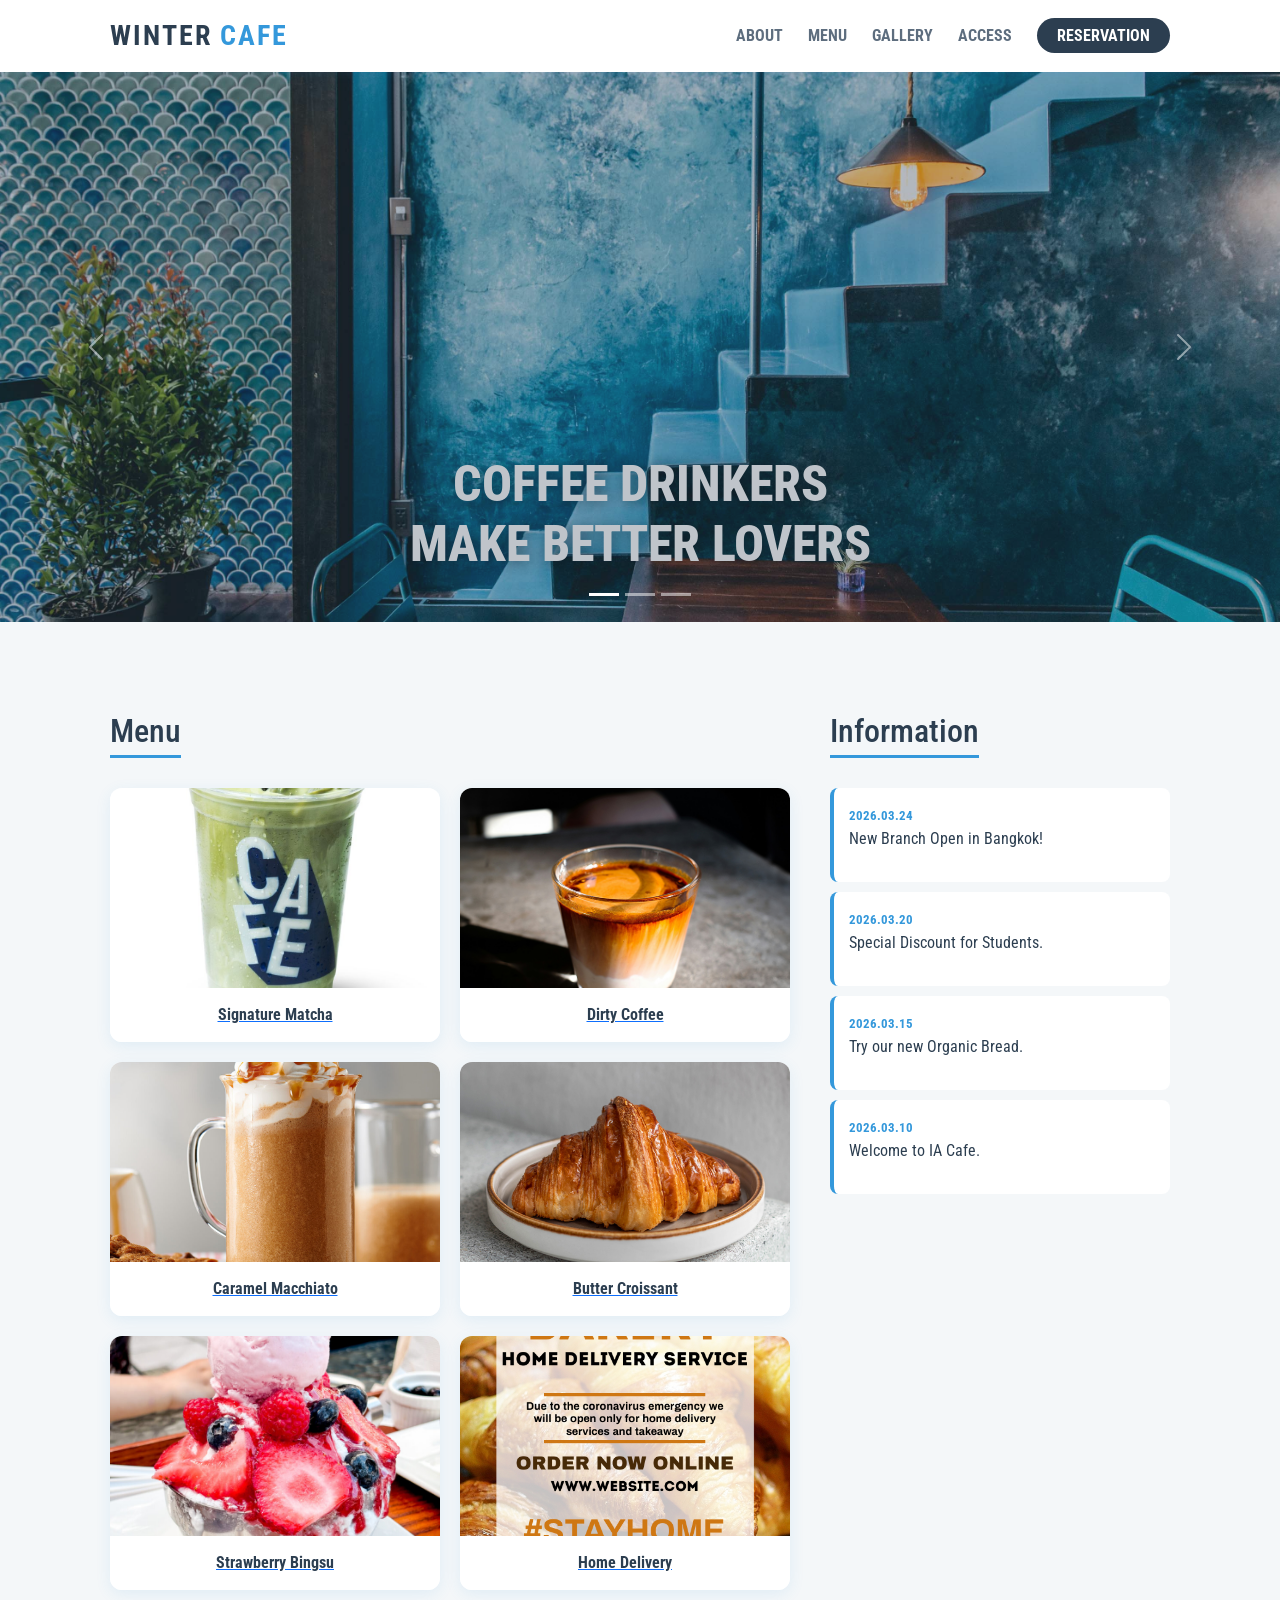
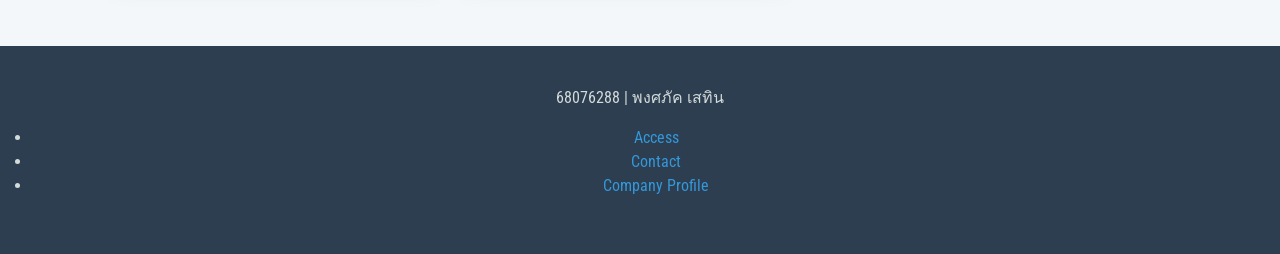
<file: index.html>
<!DOCTYPE html>
<html>
<head>
    <meta http-equiv="refresh" content="0; url=L10_68076288.html">
    
    <script type="text/javascript">
        window.location.href = "L10_68076288.html"
    </script>
    
    <title>Redirecting...</title>
</head>
<body>
    <p>ถ้าหน้าเว็บไม่เปลี่ยนไป กรุณาคลิก <a href="L10_68076288.html">ที่นี่</a></p>
</body>
</html>
</file>
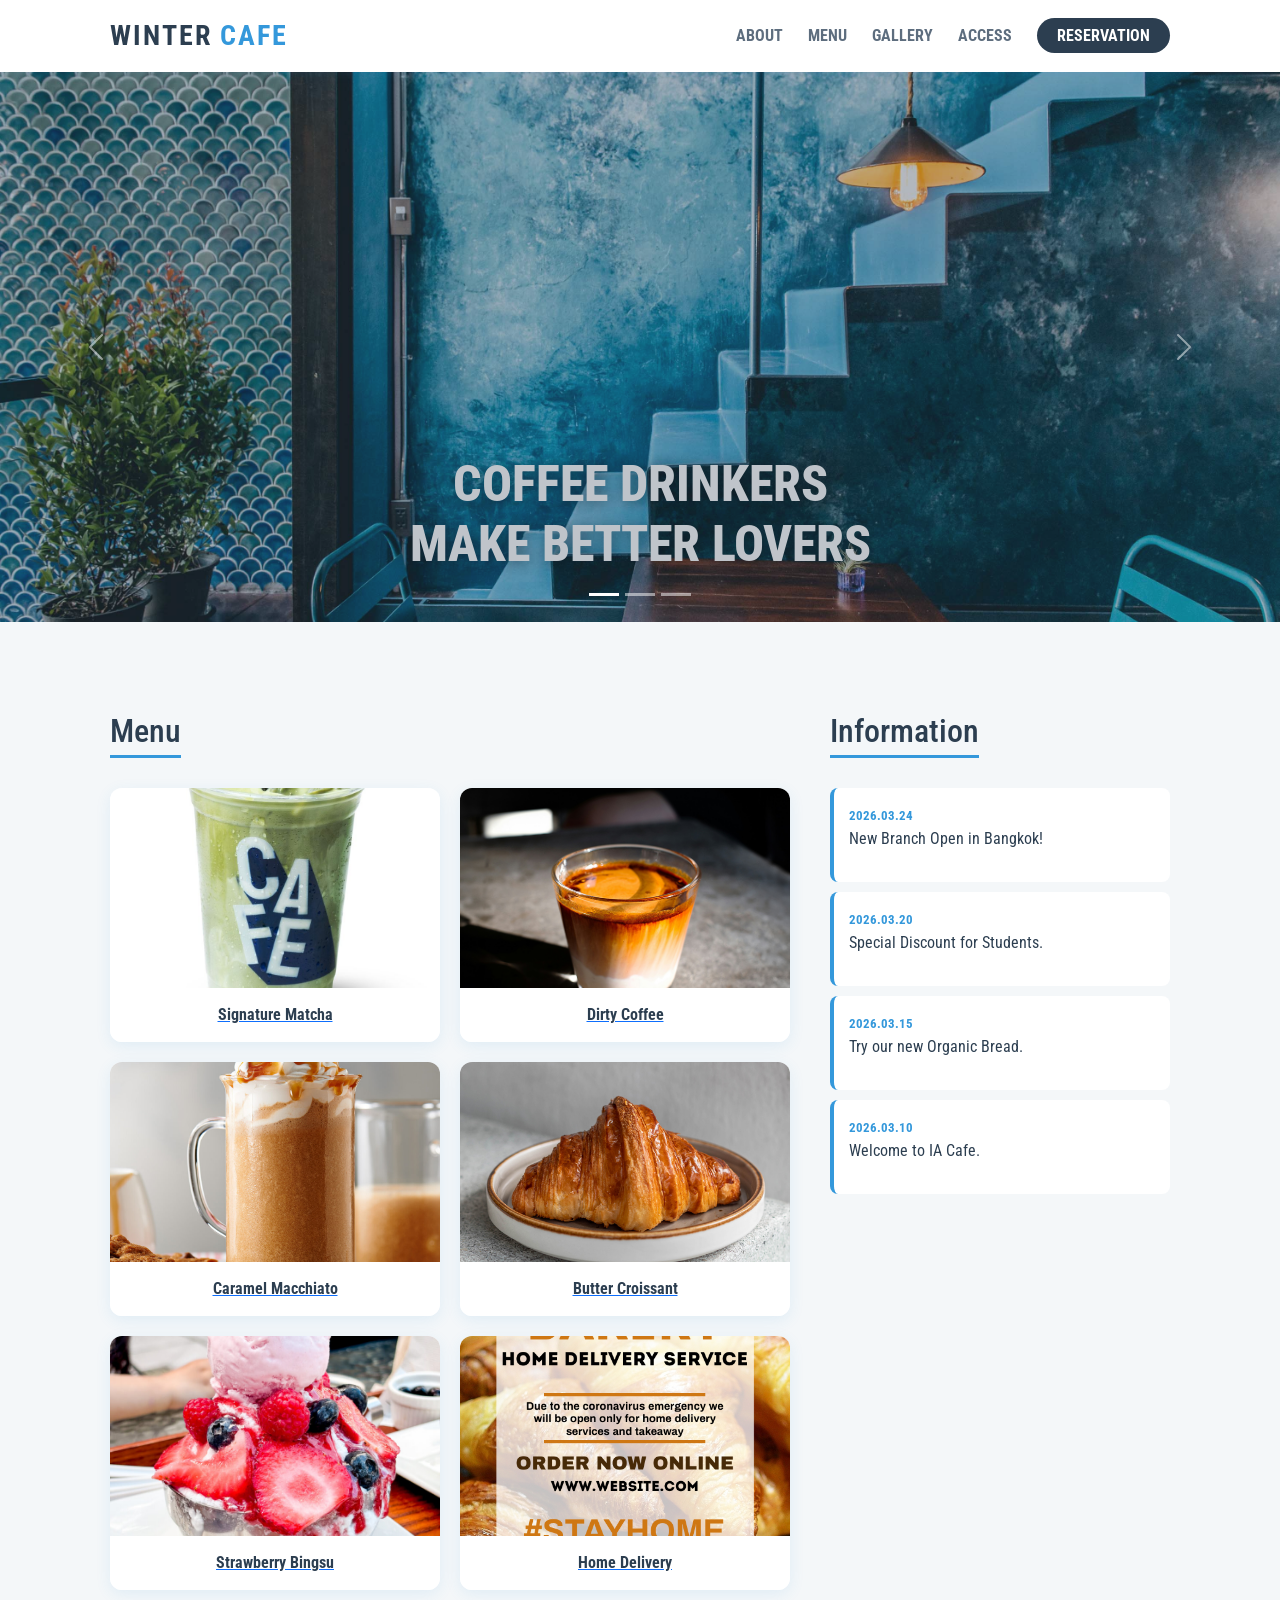
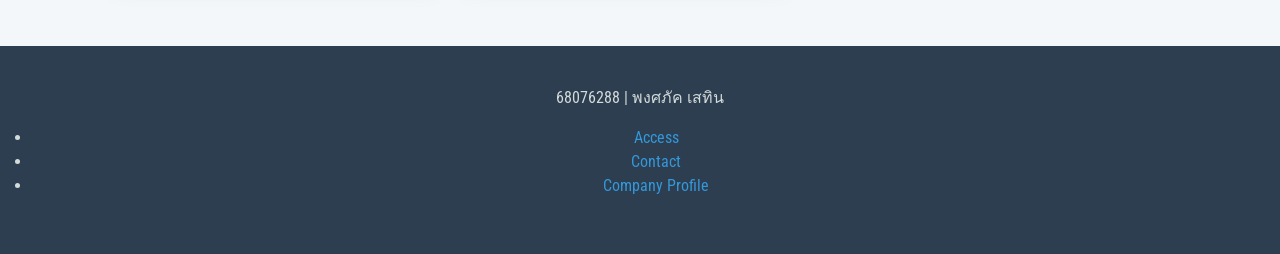
<file: L10_68076288.html>
<!DOCTYPE html>
<html lang="en">

<head>
  <meta charset="utf-8">
  <title>Winter Cafe | 68076288 พงศภัค เสทิน</title>
  
  <link href="https://fonts.googleapis.com/css?family=Roboto+Condensed" rel="stylesheet">
  <link href="https://cdn.jsdelivr.net/npm/bootstrap@5.3.0/dist/css/bootstrap.min.css" rel="stylesheet">
  <link rel="stylesheet" href="L10_68076288.css">
</head>

<body>
  <header>
    <div id="headerInner">
      <div id="logo">
  <a href="#" style="text-decoration: none; color: #2c3e50; font-size: 28px; font-weight: bold; letter-spacing: 2px;">
    WINTER <span style="color: #3498db;">CAFE</span>
  </a>
</div>
      <nav>
        <ul>
          <li><a href="#">About</a></li>
          <li><a href="#">Menu</a></li>
          <li><a href="#">Gallery</a></li>
          <li><a href="#">Access</a></li>
          <li><a href="#" class="button">Reservation</a></li>
        </ul>
      </nav>
    </div>
  </header>

  <main>
    <section id="slider">
      <div id="mySlider" class="carousel slide carousel-fade" data-bs-ride="carousel">
        <div class="carousel-indicators">
          <button type="button" data-bs-target="#mySlider" data-bs-slide-to="0" class="active"></button>
          <button type="button" data-bs-target="#mySlider" data-bs-slide-to="1"></button>
          <button type="button" data-bs-target="#mySlider" data-bs-slide-to="2"></button>
        </div>

        <div class="carousel-inner">
          <div class="carousel-item carousel-image-1 active">
            <div class="carousel-caption">
              <h1>COFFEE DRINKERS<br>MAKE BETTER LOVERS</h1>
            </div>
          </div>
          <div class="carousel-item carousel-image-2">
            <div class="carousel-caption">
              <h1>FRESHLY BREWED<br>EVERY MORNING</h1>
            </div>
          </div>
          <div class="carousel-item carousel-image-3">
            <div class="carousel-caption">
              <h1>EXPERIENCE THE<br>ORGANIC TASTE</h1>
            </div>
          </div>
        </div>

        <button class="carousel-control-prev" type="button" data-bs-target="#mySlider" data-bs-slide="prev">
          <span class="carousel-control-prev-icon"></span>
        </button>
        <button class="carousel-control-next" type="button" data-bs-target="#mySlider" data-bs-slide="next">
          <span class="carousel-control-next-icon"></span>
        </button>
      </div>
    </section>

    <div id="contents">
      <section id="menu">
        <h2>Menu</h2>
        <ul>
          <li class="new">
            <a href="#">
              <figure><img src="images/j1.jpg" alt="">
                <figcaption>Signature Matcha</figcaption>
              </figure>
            </a>
          </li>
          <li>
            <a href="#">
              <figure><img src="images/j2.jpg" alt="">
                <figcaption>Dirty Coffee</figcaption>
              </figure>
            </a>
          </li>
          <li>
            <a href="#">
              <figure><img src="images/j3.jpg" alt="">
                <figcaption>Caramel Macchiato</figcaption>
              </figure>
            </a>
          </li>
          <li>
            <a href="#">
              <figure><img src="images/j4.jpg" alt="">
                <figcaption>Butter Croissant</figcaption>
              </figure>
            </a>
          </li>
          <li class="new">
            <a href="#">
              <figure><img src="images/j5.jpg" alt="">
                <figcaption>Strawberry Bingsu</figcaption>
              </figure>
            </a>
          </li>
          <li>
            <a href="#">
              <figure><img src="images/j6.jpg" alt="">
                <figcaption>Home Delivery</figcaption>
              </figure>
            </a>
          </li>
        </ul>
      </section>

      <aside id="info">
        <h2>Information</h2>
        <ul>
          <li><span>2026.03.24</span><p>New Branch Open in Bangkok!</p></li>
          <li><span>2026.03.20</span><p>Special Discount for Students.</p></li>
          <li><span>2026.03.15</span><p>Try our new Organic Bread.</p></li>
          <li><span>2026.03.10</span><p>Welcome to IA Cafe.</p></li>
        </ul>
      </aside>
    </div>
  </main>

  <footer>
    <div id="footerInner">
      <p>68076288 | พงศภัค เสทิน</p>
      <ul>
        <li><a href="#">Access</a></li>
        <li><a href="#">Contact</a></li>
        <li><a href="#">Company Profile</a></li>
      </ul>
    </div>
  </footer>

  <script src="https://cdn.jsdelivr.net/npm/bootstrap@5.3.0/dist/js/bootstrap.bundle.min.js"></script>
</body>
</html>
</file>
<file: L10_68076288.css>
/* --- 1. Global Reset & Typography --- */
body {
    font-family: 'Roboto Condensed', sans-serif;
    margin: 0;
    padding: 0;
    background-color: #f4f7f9; /* สีขาวอมฟ้าอ่อนๆ ดูเย็นตา */
    color: #2c3e50;
}

/* --- 2. Header Style (Winter Theme) --- */
header {
    background: #fff;
    box-shadow: 0 2px 10px rgba(52, 152, 219, 0.1);
    padding: 15px 0;
    position: sticky;
    top: 0;
    z-index: 1000;
}

#headerInner {
    max-width: 1100px;
    margin: 0 auto;
    display: flex;
    justify-content: space-between;
    align-items: center;
    padding: 0 20px;
}

nav ul {
    display: flex;
    list-style: none;
    margin: 0;
    gap: 25px;
}

nav ul li a {
    text-decoration: none;
    color: #5d6d7e;
    font-weight: bold;
    text-transform: uppercase;
    transition: 0.3s;
}

nav ul li a:hover {
    color: #3498db; /* เปลี่ยนเป็นสีฟ้าเวลา Hover */
}

/* ปุ่ม Reservation โทนน้ำเงิน Winter */
nav ul li a.button {
    background: #2c3e50; 
    color: #fff;
    padding: 8px 20px;
    border-radius: 50px;
}

nav ul li a.button:hover {
    background: #3498db;
}

/* --- 3. Carousel Styling --- */
#slider {
    margin-bottom: 50px;
}

.carousel-item {
    height: 550px;
    background-color: #000;
}

.carousel-item::before {
    content: "";
    position: absolute;
    top: 0; left: 0; width: 100%; height: 100%;
    background: rgba(44, 62, 80, 0.3); /* Overlay โทนน้ำเงินจางๆ */
    z-index: 1;
}

/* รูป Banner */
.carousel-image-1 { background: url('images/a1.jpg') center/cover no-repeat; }
.carousel-image-2 { background: url('images/a2.jpg') center/cover no-repeat; }
.carousel-image-3 { background: url('images/a3.jpg') center/cover no-repeat; }

.carousel-caption h1 {
    font-size: 50px !important;
    font-weight: 800 !important;
    color: #ffffff !important;
    text-shadow: 2px 2px 15px rgba(0,0,0,0.5);
}

/* --- 4. Menu Section (โทนฟ้า-น้ำเงิน) --- */
#contents {
    max-width: 1100px;
    margin: 0 auto;
    padding: 40px 20px;
    display: grid;
    grid-template-columns: 2fr 1fr;
    gap: 40px;
}

#menu h2, #info h2 {
    border-bottom: 3px solid #3498db; /* เส้นใต้หัวข้อสีฟ้า */
    color: #2c3e50;
    display: inline-block;
    margin-bottom: 30px;
    padding-bottom: 5px;
}

#menu ul {
    display: grid;
    grid-template-columns: repeat(auto-fit, minmax(250px, 1fr));
    gap: 20px;
    padding: 0;
    list-style: none;
}

#menu li figure {
    margin: 0;
    overflow: hidden;
    border-radius: 12px;
    box-shadow: 0 4px 15px rgba(52, 152, 219, 0.1);
    background: #fff;
}

#menu img {
    width: 100%;
    height: 200px;
    object-fit: cover;
    transition: 0.5s;
}

#menu li:hover img {
    transform: scale(1.05);
}

#menu figcaption {
    padding: 15px;
    background: #fff;
    font-weight: bold;
    text-align: center;
    color: #2c3e50;
}

/* --- 5. Information Side --- */
#info ul {
    list-style: none;
    padding: 0;
}

#info li {
    background: #fff;
    margin-bottom: 10px;
    padding: 15px;
    border-radius: 8px;
    border-left: 4px solid #3498db; /* แถบสีฟ้าข้างข้อมูล */
}

#info span {
    color: #3498db;
    font-weight: bold;
    font-size: 13px;
}

/* --- 6. Footer --- */
footer {
    background: #2c3e50; /* ท้ายเว็บสีน้ำเงินเข้ม */
    color: #d5dbdb;
    padding: 40px 0;
    text-align: center;
}

footer a { color: #3498db; text-decoration: none; }
</file>
